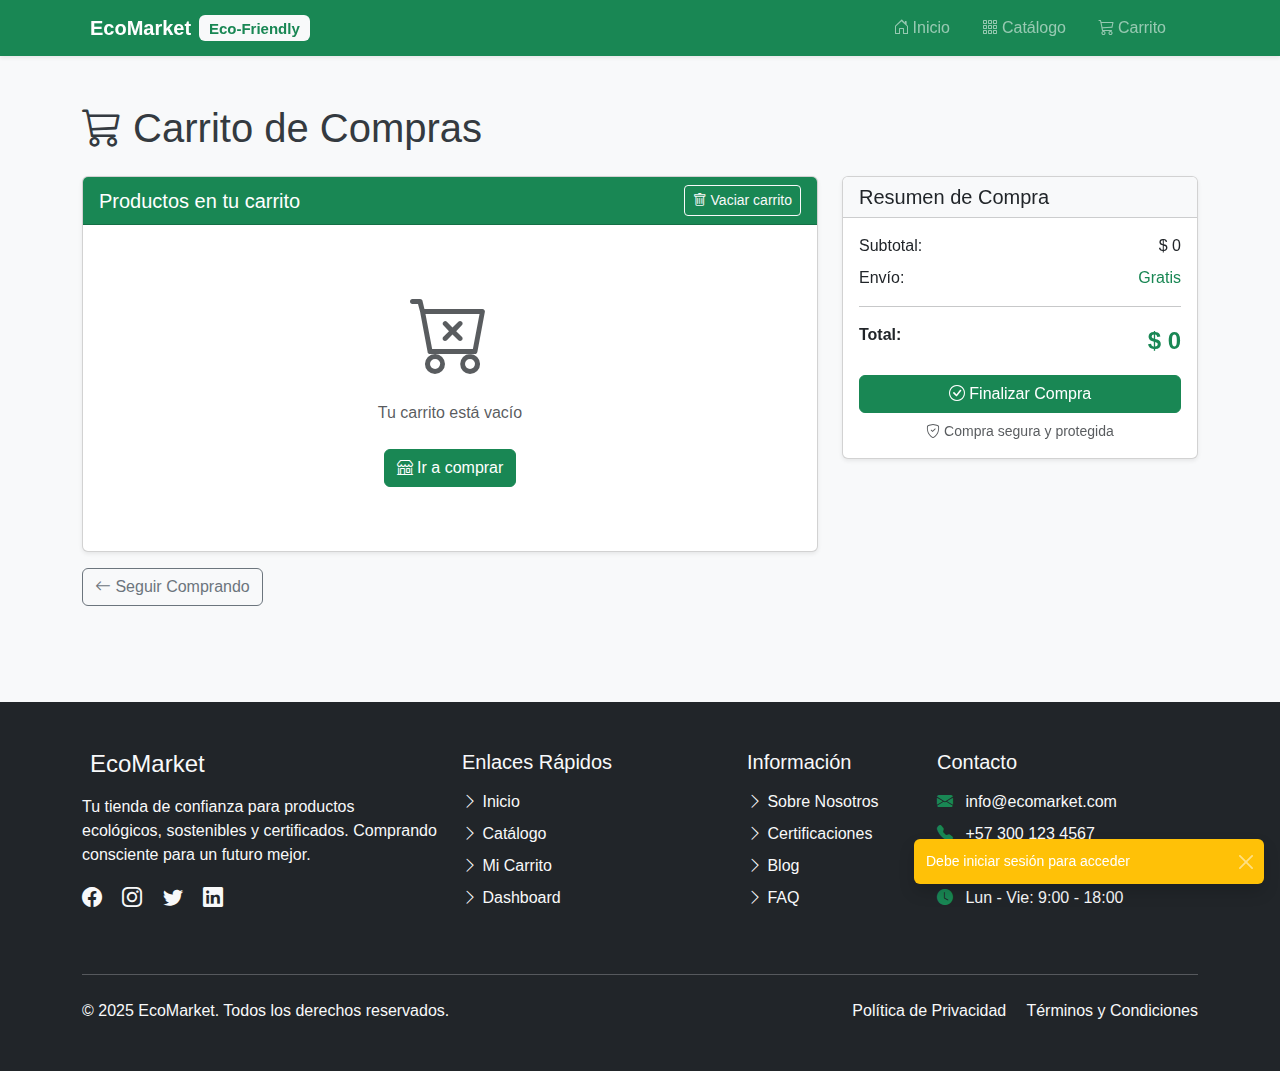
<file: views/cart.html>
<!DOCTYPE html>
<html lang="es">
<head>
    <meta charset="UTF-8">
    <meta name="viewport" content="width=device-width, initial-scale=1.0">
    <title>Carrito de Compras - EcoMarket</title>
    
    <!-- Bootstrap CSS -->
    <link href="https://cdn.jsdelivr.net/npm/bootstrap@5.3.0/dist/css/bootstrap.min.css" rel="stylesheet">
    <!-- Bootstrap Icons -->
    <link rel="stylesheet" href="https://cdn.jsdelivr.net/npm/bootstrap-icons@1.10.0/font/bootstrap-icons.css">
    <!-- Estilos personalizados -->
    <link rel="stylesheet" href="../css/styles.css">
    <link rel="stylesheet" href="../css/responsive.css">
</head>
<body>
    <!-- Header -->
    <div id="header"></div>

    <!-- Contenido Principal -->
    <main class="container py-5">
        <h1 class="mb-4">
            <i class="bi bi-cart3"></i> Carrito de Compras
        </h1>

        <div class="row">
            <div class="col-lg-8">
                <div class="card shadow-sm">
                    <div class="card-header bg-success text-white d-flex justify-content-between align-items-center">
                        <h5 class="mb-0">Productos en tu carrito</h5>
                        <button class="btn btn-sm btn-outline-light" onclick="CartManager.clearCart()">
                            <i class="bi bi-trash"></i> Vaciar carrito
                        </button>
                    </div>
                    <div class="card-body">
                        <div id="cartItems">
                            <!-- Items del carrito se cargan aquí -->
                            <div class="text-center py-5">
                                <div class="spinner-border text-success" role="status">
                                    <span class="visually-hidden">Cargando...</span>
                                </div>
                            </div>
                        </div>
                    </div>
                </div>

                <div class="mt-3">
                    <a href="catalogo.html" class="btn btn-outline-secondary">
                        <i class="bi bi-arrow-left"></i> Seguir Comprando
                    </a>
                </div>
            </div>

            <div class="col-lg-4">
                <div class="card shadow-sm sticky-top" style="top: 20px;">
                    <div class="card-header bg-light">
                        <h5 class="mb-0">Resumen de Compra</h5>
                    </div>
                    <div class="card-body">
                        <div class="d-flex justify-content-between mb-2">
                            <span>Subtotal:</span>
                            <span id="cartSubtotal">$0</span>
                        </div>
                        <div class="d-flex justify-content-between mb-2">
                            <span>Envío:</span>
                            <span class="text-success">Gratis</span>
                        </div>
                        <hr>
                        <div class="d-flex justify-content-between mb-3">
                            <strong>Total:</strong>
                            <strong class="text-success fs-4" id="cartTotal">$0</strong>
                        </div>
                        <button class="btn btn-success w-100 mb-2" id="checkoutBtn">
                            <i class="bi bi-check-circle"></i> Finalizar Compra
                        </button>
                        <p class="text-muted small text-center mb-0">
                            <i class="bi bi-shield-check"></i> Compra segura y protegida
                        </p>
                    </div>
                </div>
            </div>
        </div>
    </main>

    <!-- Footer -->
    <div id="footer"></div>

    <!-- Scripts -->
    <script src="https://cdn.jsdelivr.net/npm/bootstrap@5.3.0/dist/js/bootstrap.bundle.min.js"></script>
    <script src="../js/storage.js"></script>
    <script src="../js/utils.js"></script>
    <script src="../js/auth.js"></script>
    <script src="../js/cart.js"></script>
    <script src="../js/app.js"></script>
    <script>
        // Inicializar componentes y carrito
        document.addEventListener('DOMContentLoaded', function() {
            // Cargar header y footer
            if (typeof EcoMarketApp !== 'undefined') {
                EcoMarketApp.loadComponents();
                EcoMarketApp.checkAuthentication();
            }
            
            // Proteger la página (solo usuarios autenticados)
            AuthManager.protectRoute();
            
            // Inicializar carrito
            setTimeout(() => {
                CartManager.init();
                CartManager.renderCartItems();
            }, 100);
        });
    </script>
</body>
</html>
</file>
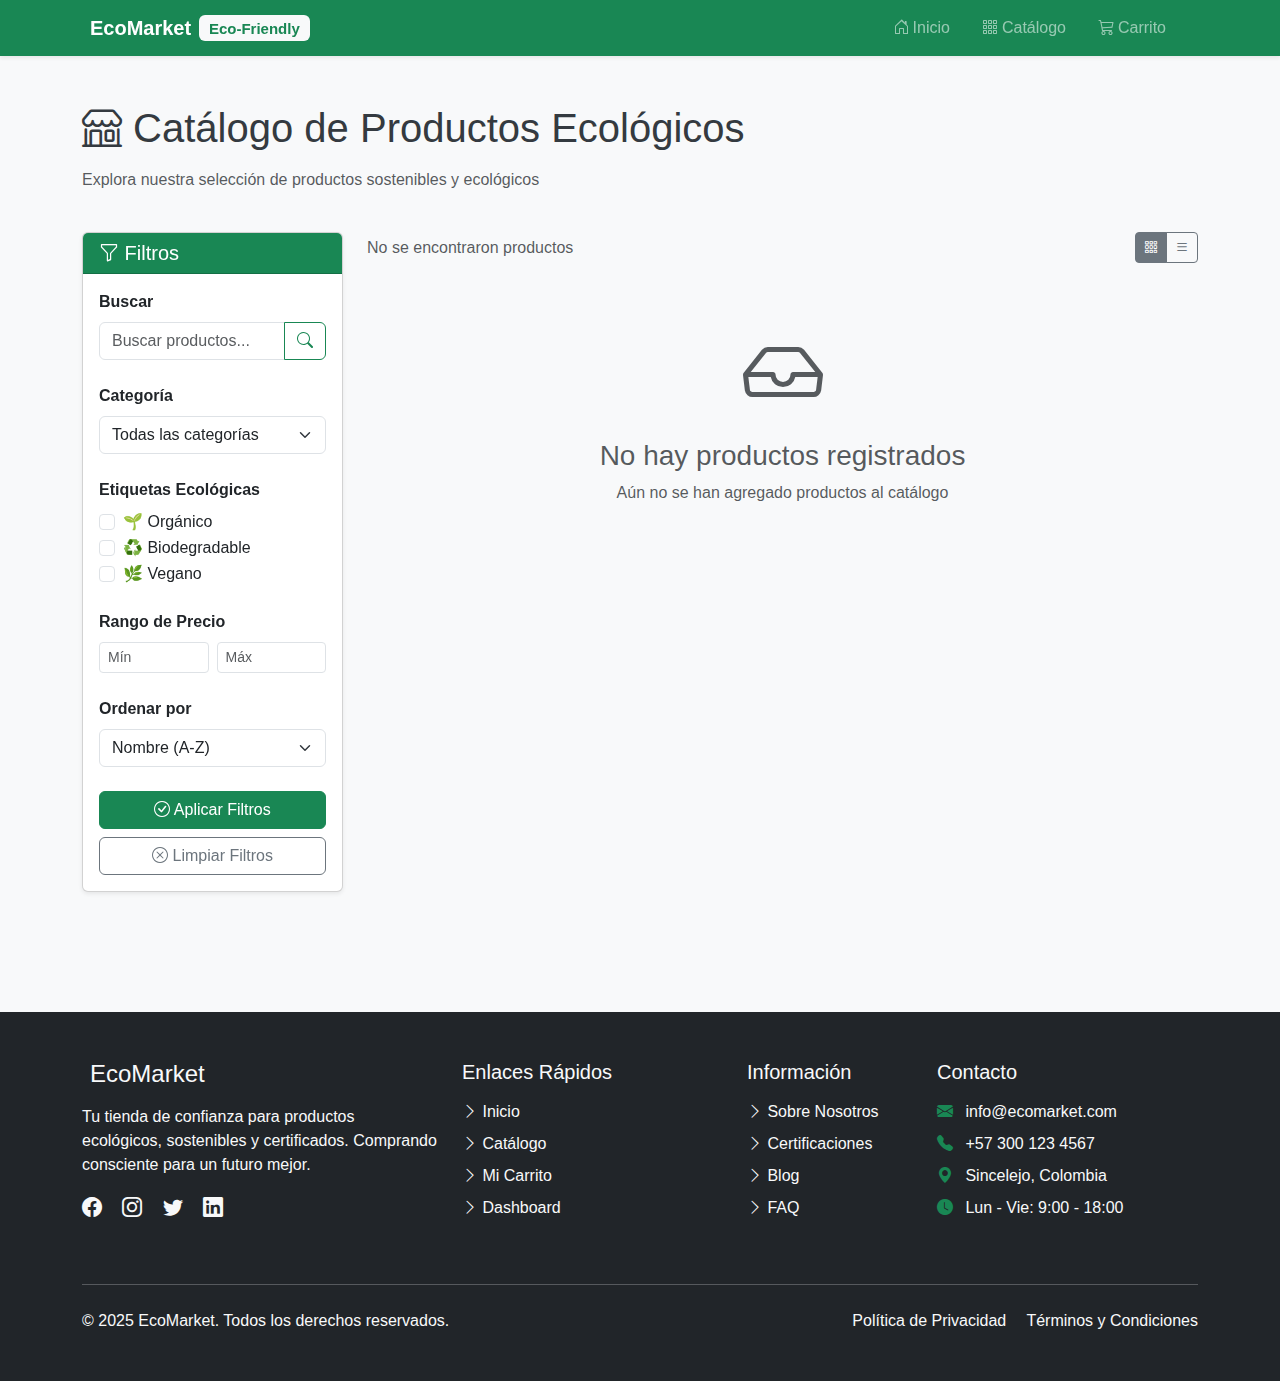
<file: views/catalogo.html>
<!DOCTYPE html>
<html lang="es">
<head>
    <meta charset="UTF-8">
    <meta name="viewport" content="width=device-width, initial-scale=1.0">
    <title>Catálogo de Productos - EcoMarket</title>
    
    <!-- Bootstrap CSS -->
    <link href="https://cdn.jsdelivr.net/npm/bootstrap@5.3.0/dist/css/bootstrap.min.css" rel="stylesheet">
    <!-- Bootstrap Icons -->
    <link rel="stylesheet" href="https://cdn.jsdelivr.net/npm/bootstrap-icons@1.10.0/font/bootstrap-icons.css">
    <!-- Estilos personalizados -->
    <link rel="stylesheet" href="../css/styles.css">
    <link rel="stylesheet" href="../css/responsive.css">
</head>
<body>
    <!-- Header -->
    <div id="header"></div>

    <!-- Contenido Principal -->
    <main class="container py-5">
        <div class="row mb-4">
            <div class="col-12">
                <h1 class="mb-3">
                    <i class="bi bi-shop"></i> Catálogo de Productos Ecológicos
                </h1>
                <p class="text-muted">Explora nuestra selección de productos sostenibles y ecológicos</p>
            </div>
        </div>

        <div class="row">
            <!-- Sidebar de Filtros -->
            <div class="col-lg-3 mb-4">
                <div class="card shadow-sm sticky-top" style="top: 20px;">
                    <div class="card-header bg-success text-white">
                        <h5 class="mb-0">
                            <i class="bi bi-funnel"></i> Filtros
                        </h5>
                    </div>
                    <div class="card-body">
                        <!-- Búsqueda -->
                        <div class="mb-4">
                            <label class="form-label fw-bold">Buscar</label>
                            <div class="input-group">
                                <input type="text" id="searchInput" class="form-control" placeholder="Buscar productos...">
                                <button class="btn btn-outline-success" type="button" id="searchBtn">
                                    <i class="bi bi-search"></i>
                                </button>
                            </div>
                        </div>

                        <!-- Categorías -->
                        <div class="mb-4">
                            <label class="form-label fw-bold">Categoría</label>
                            <select id="categoryFilter" class="form-select">
                                <option value="">Todas las categorías</option>
                            </select>
                        </div>

                        <!-- Etiquetas Ecológicas -->
                        <div class="mb-4">
                            <label class="form-label fw-bold">Etiquetas Ecológicas</label>
                            <div id="ecoLabelsFilter">
                                <div class="form-check">
                                    <input class="form-check-input" type="checkbox" value="orgánico" id="filter_organico">
                                    <label class="form-check-label" for="filter_organico">
                                        🌱 Orgánico
                                    </label>
                                </div>
                                <div class="form-check">
                                    <input class="form-check-input" type="checkbox" value="biodegradable" id="filter_biodegradable">
                                    <label class="form-check-label" for="filter_biodegradable">
                                        ♻️ Biodegradable
                                    </label>
                                </div>
                                <div class="form-check">
                                    <input class="form-check-input" type="checkbox" value="vegano" id="filter_vegano">
                                    <label class="form-check-label" for="filter_vegano">
                                        🌿 Vegano
                                    </label>
                                </div>
                            </div>
                        </div>

                        <!-- Rango de Precios -->
                        <div class="mb-4">
                            <label class="form-label fw-bold">Rango de Precio</label>
                            <div class="row g-2">
                                <div class="col-6">
                                    <input type="number" id="minPrice" class="form-control form-control-sm" placeholder="Mín" min="0" step="0.01">
                                </div>
                                <div class="col-6">
                                    <input type="number" id="maxPrice" class="form-control form-control-sm" placeholder="Máx" min="0" step="0.01">
                                </div>
                            </div>
                        </div>

                        <!-- Ordenar Por -->
                        <div class="mb-4">
                            <label class="form-label fw-bold">Ordenar por</label>
                            <select id="sortBy" class="form-select">
                                <option value="name-asc">Nombre (A-Z)</option>
                                <option value="name-desc">Nombre (Z-A)</option>
                                <option value="price-asc">Precio (menor a mayor)</option>
                                <option value="price-desc">Precio (mayor a menor)</option>
                                <option value="date-desc">Más recientes</option>
                            </select>
                        </div>

                        <!-- Botones de Acción -->
                        <div class="d-grid gap-2">
                            <button class="btn btn-success" id="applyFilters">
                                <i class="bi bi-check-circle"></i> Aplicar Filtros
                            </button>
                            <button class="btn btn-outline-secondary" id="clearFilters">
                                <i class="bi bi-x-circle"></i> Limpiar Filtros
                            </button>
                        </div>
                    </div>
                </div>
            </div>

            <!-- Grid de Productos -->
            <div class="col-lg-9">
                <!-- Información de Resultados -->
                <div class="row mb-3">
                    <div class="col-12">
                        <div class="d-flex justify-content-between align-items-center">
                            <p id="resultsInfo" class="text-muted mb-0">Cargando productos...</p>
                            <div class="btn-group" role="group">
                                <button type="button" class="btn btn-outline-secondary btn-sm active" id="gridView">
                                    <i class="bi bi-grid-3x3-gap"></i>
                                </button>
                                <button type="button" class="btn btn-outline-secondary btn-sm" id="listView">
                                    <i class="bi bi-list"></i>
                                </button>
                            </div>
                        </div>
                    </div>
                </div>

                <!-- Productos -->
                <div id="productsContainer" class="row g-4">
                    <!-- Los productos se cargan aquí dinámicamente -->
                    <div class="col-12 text-center py-5">
                        <div class="spinner-border text-success" role="status">
                            <span class="visually-hidden">Cargando...</span>
                        </div>
                    </div>
                </div>

                <!-- Paginación -->
                <div class="row mt-4">
                    <div class="col-12">
                        <nav>
                            <ul class="pagination justify-content-center" id="pagination">
                                <!-- Paginación dinámica -->
                            </ul>
                        </nav>
                    </div>
                </div>
            </div>
        </div>
    </main>

    <!-- Footer -->
    <div id="footer"></div>

    <!-- Scripts -->
    <script src="https://cdn.jsdelivr.net/npm/bootstrap@5.3.0/dist/js/bootstrap.bundle.min.js"></script>
    <script src="../js/storage.js"></script>
    <script src="../js/utils.js"></script>
    <script src="../js/auth.js"></script>
    <script src="../js/categories.js"></script>
    <script src="../js/products.js"></script>
    <script src="../js/cart.js"></script>
    <script src="../js/app.js"></script>
    <script>
        // Gestor del Catálogo con Filtros
        const CatalogManager = {
            allProducts: [],
            filteredProducts: [],
            currentView: 'grid',
            currentPage: 1,
            productsPerPage: 12,

            init: function() {
                this.loadProducts();
                this.loadCategories();
                this.setupEventListeners();
                this.applyFilters();
            },

            loadProducts: function() {
                this.allProducts = StorageManager.readAll('products') || [];
            },

            loadCategories: function() {
                const categories = StorageManager.readAll('categories') || [];
                const categoryFilter = document.getElementById('categoryFilter');
                
                categories.forEach(cat => {
                    const option = document.createElement('option');
                    option.value = cat.id;
                    option.textContent = cat.name;
                    categoryFilter.appendChild(option);
                });
            },

            setupEventListeners: function() {
                document.getElementById('applyFilters').addEventListener('click', () => this.applyFilters());
                document.getElementById('clearFilters').addEventListener('click', () => this.clearFilters());
                document.getElementById('searchBtn').addEventListener('click', () => this.applyFilters());
                document.getElementById('searchInput').addEventListener('keyup', (e) => {
                    if (e.key === 'Enter') this.applyFilters();
                });
                document.getElementById('gridView').addEventListener('click', () => this.switchView('grid'));
                document.getElementById('listView').addEventListener('click', () => this.switchView('list'));
                
                // Aplicar filtros automáticamente al cambiar el ordenamiento
                document.getElementById('sortBy').addEventListener('change', () => this.applyFilters());
            },

            applyFilters: function() {
                this.loadProducts();
                let products = [...this.allProducts];

                // Filtro de búsqueda
                const searchTerm = document.getElementById('searchInput').value.trim().toLowerCase();
                if (searchTerm) {
                    products = products.filter(p => 
                        p.name.toLowerCase().includes(searchTerm) || 
                        p.description.toLowerCase().includes(searchTerm)
                    );
                }

                // Filtro de categoría
                const categoryId = document.getElementById('categoryFilter').value;
                if (categoryId) {
                    products = products.filter(p => p.categoryId === parseInt(categoryId));
                }

                // Filtro de etiquetas ecológicas
                const selectedLabels = Array.from(document.querySelectorAll('#ecoLabelsFilter input:checked'))
                    .map(cb => cb.value);
                if (selectedLabels.length > 0) {
                    products = products.filter(p => 
                        selectedLabels.some(label => p.ecoLabels.includes(label))
                    );
                }

                // Filtro de precio
                const minPrice = parseFloat(document.getElementById('minPrice').value) || 0;
                const maxPrice = parseFloat(document.getElementById('maxPrice').value) || Infinity;
                products = products.filter(p => p.price >= minPrice && p.price <= maxPrice);

                // Ordenamiento
                const sortBy = document.getElementById('sortBy').value;
                products = this.sortProducts(products, sortBy);

                this.filteredProducts = products;
                this.currentPage = 1;
                this.renderProducts();
                this.updateResultsInfo();
                this.renderPagination();
            },

            sortProducts: function(products, sortBy) {
                const sorted = [...products];
                
                switch(sortBy) {
                    case 'name-asc':
                        return sorted.sort((a, b) => a.name.localeCompare(b.name));
                    case 'name-desc':
                        return sorted.sort((a, b) => b.name.localeCompare(a.name));
                    case 'price-asc':
                        return sorted.sort((a, b) => a.price - b.price);
                    case 'price-desc':
                        return sorted.sort((a, b) => b.price - a.price);
                    case 'date-desc':
                        return sorted.sort((a, b) => new Date(b.registrationDate) - new Date(a.registrationDate));
                    default:
                        return sorted;
                }
            },

            clearFilters: function() {
                document.getElementById('searchInput').value = '';
                document.getElementById('categoryFilter').value = '';
                document.querySelectorAll('#ecoLabelsFilter input').forEach(cb => cb.checked = false);
                document.getElementById('minPrice').value = '';
                document.getElementById('maxPrice').value = '';
                document.getElementById('statusFilter').value = '';
                document.getElementById('sortBy').value = 'name-asc';
                this.applyFilters();
            },

            renderProducts: function() {
                const container = document.getElementById('productsContainer');
                const start = (this.currentPage - 1) * this.productsPerPage;
                const end = start + this.productsPerPage;
                const productsToShow = this.filteredProducts.slice(start, end);

                if (this.allProducts.length === 0) {
                    container.innerHTML = `
                        <div class="col-12 text-center py-5">
                            <i class="bi bi-inbox display-1 text-muted"></i>
                            <h3 class="text-muted mt-3">No hay productos registrados</h3>
                            <p class="text-muted">Aún no se han agregado productos al catálogo</p>
                        </div>
                    `;
                    return;
                }

                if (productsToShow.length === 0) {
                    container.innerHTML = `
                        <div class="col-12 text-center py-5">
                            <i class="bi bi-search display-1 text-muted"></i>
                            <p class="text-muted mt-3">No se encontraron productos con los filtros aplicados</p>
                            <button class="btn btn-success" onclick="CatalogManager.clearFilters()">
                                Limpiar Filtros
                            </button>
                        </div>
                    `;
                    return;
                }

                if (this.currentView === 'grid') {
                    container.innerHTML = productsToShow.map(p => this.createGridCard(p)).join('');
                } else {
                    container.innerHTML = productsToShow.map(p => this.createListCard(p)).join('');
                }
            },

            createGridCard: function(product) {
                const categories = StorageManager.readAll('categories');
                const category = categories.find(c => c.id === product.categoryId);
                const categoryName = category ? category.name : 'Sin categoría';

                return `
                    <div class="col-md-6 col-lg-4">
                        <div class="card product-card h-100 shadow-sm">
                            ${product.status === 'nuevo' ? '<span class="position-absolute top-0 end-0 badge bg-primary m-2">Nuevo</span>' : ''}
                            <img src="${product.image}" class="card-img-top" alt="${Utils.sanitizeHTML(product.name)}" 
                                 style="height: 200px; object-fit: cover;" loading="lazy">
                            <div class="card-body d-flex flex-column">
                                <h5 class="card-title">${Utils.sanitizeHTML(product.name)}</h5>
                                <p class="card-text text-muted small">${Utils.sanitizeHTML(categoryName)}</p>
                                <p class="card-text flex-grow-1">${Utils.sanitizeHTML(product.description.substring(0, 100))}...</p>
                                <div class="mb-2">
                                    ${Utils.generateEcoLabels(product.ecoLabels)}
                                </div>
                                <div class="d-flex justify-content-between align-items-center mb-2">
                                    <h4 class="text-success mb-0">${Utils.formatPrice(product.price)}</h4>
                                </div>
                                <a href="detalle.html?id=${product.id}" class="btn btn-success w-100">
                                    <i class="bi bi-eye"></i> Ver Detalle
                                </a>
                            </div>
                        </div>
                    </div>
                `;
            },

            createListCard: function(product) {
                const categories = StorageManager.readAll('categories');
                const category = categories.find(c => c.id === product.categoryId);
                const categoryName = category ? category.name : 'Sin categoría';

                return `
                    <div class="col-12">
                        <div class="card product-card shadow-sm mb-3">
                            <div class="row g-0">
                                <div class="col-md-3">
                                    <img src="${product.image}" class="img-fluid rounded-start h-100" 
                                         alt="${Utils.sanitizeHTML(product.name)}" style="object-fit: cover;">
                                </div>
                                <div class="col-md-9">
                                    <div class="card-body">
                                        <div>
                                            <h5 class="card-title">${Utils.sanitizeHTML(product.name)}</h5>
                                            <p class="card-text text-muted small">${Utils.sanitizeHTML(categoryName)}</p>
                                        </div>
                                        <p class="card-text">${Utils.sanitizeHTML(product.description)}</p>
                                        <div class="mb-2">
                                            ${Utils.generateEcoLabels(product.ecoLabels)}
                                        </div>
                                        <div class="d-flex justify-content-between align-items-center">
                                            <h4 class="text-success mb-0">${Utils.formatPrice(product.price)}</h4>
                                            <a href="detalle.html?id=${product.id}" class="btn btn-success">
                                                <i class="bi bi-eye"></i> Ver Detalle
                                            </a>
                                        </div>
                                    </div>
                                </div>
                            </div>
                        </div>
                    </div>
                `;
            },

            switchView: function(view) {
                this.currentView = view;
                
                document.getElementById('gridView').classList.toggle('active', view === 'grid');
                document.getElementById('listView').classList.toggle('active', view === 'list');
                
                this.renderProducts();
            },

            updateResultsInfo: function() {
                const total = this.filteredProducts.length;
                const start = (this.currentPage - 1) * this.productsPerPage + 1;
                const end = Math.min(start + this.productsPerPage - 1, total);
                
                const info = document.getElementById('resultsInfo');
                if (total === 0) {
                    info.textContent = 'No se encontraron productos';
                } else {
                    info.textContent = `Mostrando ${start}-${end} de ${total} productos`;
                }
            },

            renderPagination: function() {
                const totalPages = Math.ceil(this.filteredProducts.length / this.productsPerPage);
                const pagination = document.getElementById('pagination');
                
                if (totalPages <= 1) {
                    pagination.innerHTML = '';
                    return;
                }

                let html = `
                    <li class="page-item ${this.currentPage === 1 ? 'disabled' : ''}">
                        <a class="page-link" href="#" onclick="CatalogManager.goToPage(${this.currentPage - 1}); return false;">Anterior</a>
                    </li>
                `;

                for (let i = 1; i <= totalPages; i++) {
                    if (i === 1 || i === totalPages || (i >= this.currentPage - 1 && i <= this.currentPage + 1)) {
                        html += `
                            <li class="page-item ${i === this.currentPage ? 'active' : ''}">
                                <a class="page-link" href="#" onclick="CatalogManager.goToPage(${i}); return false;">${i}</a>
                            </li>
                        `;
                    } else if (i === this.currentPage - 2 || i === this.currentPage + 2) {
                        html += `<li class="page-item disabled"><span class="page-link">...</span></li>`;
                    }
                }

                html += `
                    <li class="page-item ${this.currentPage === totalPages ? 'disabled' : ''}">
                        <a class="page-link" href="#" onclick="CatalogManager.goToPage(${this.currentPage + 1}); return false;">Siguiente</a>
                    </li>
                `;

                pagination.innerHTML = html;
            },

            goToPage: function(page) {
                const totalPages = Math.ceil(this.filteredProducts.length / this.productsPerPage);
                if (page >= 1 && page <= totalPages) {
                    this.currentPage = page;
                    this.renderProducts();
                    this.updateResultsInfo();
                    this.renderPagination();
                    window.scrollTo({ top: 0, behavior: 'smooth' });
                }
            }
        };

        // Inicializar catálogo
        document.addEventListener('DOMContentLoaded', function() {
            // Cargar componentes
            if (typeof EcoMarketApp !== 'undefined') {
                EcoMarketApp.loadComponents();
                EcoMarketApp.checkAuthentication();
            }
            
            // Inicializar carrito
            setTimeout(() => {
                if (typeof CartManager !== 'undefined') {
                    CartManager.init();
                }
                CatalogManager.init();
            }, 100);
        });
    </script>
</body>
</html>
</file>
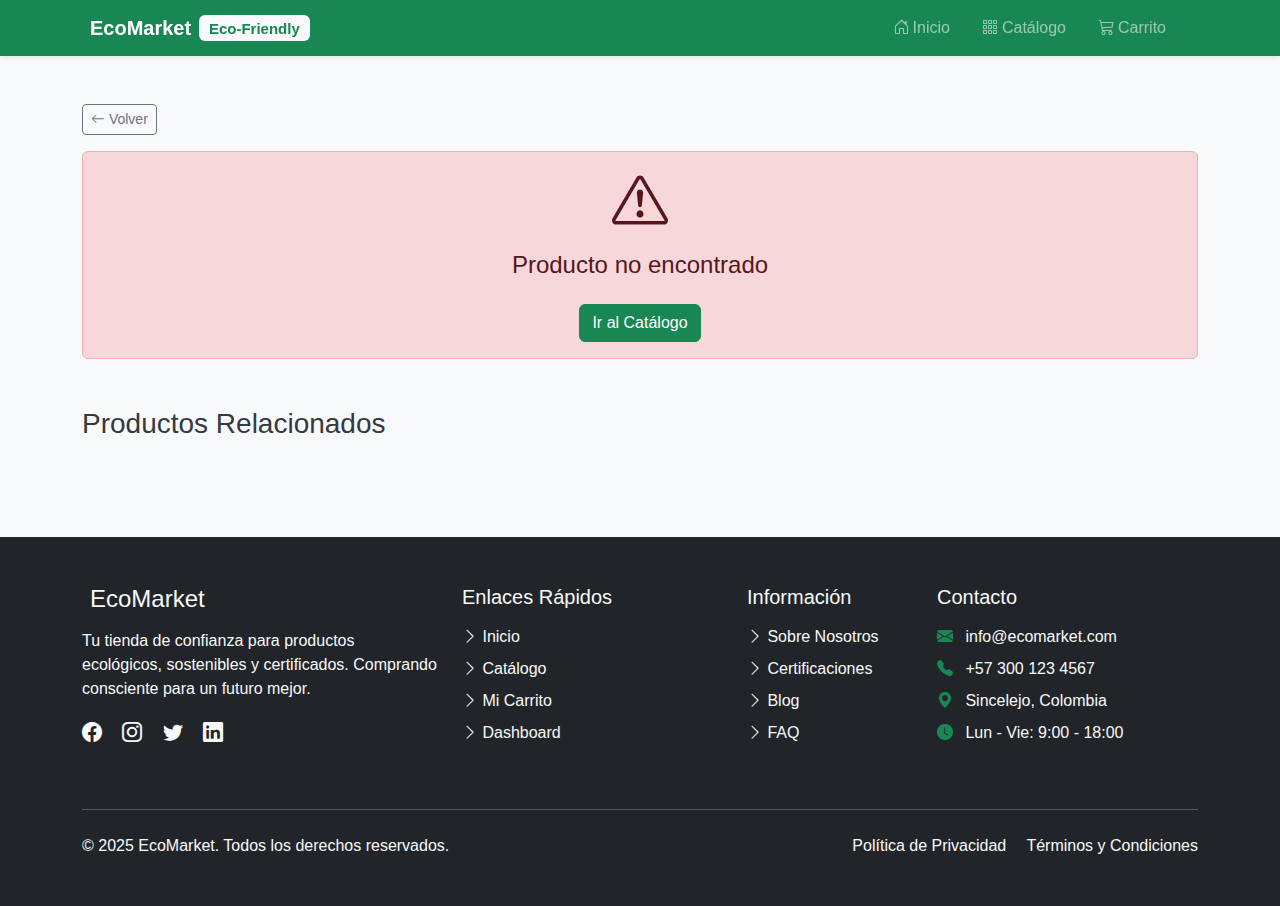
<file: views/detalle.html>
<!DOCTYPE html>
<html lang="es">
<head>
    <meta charset="UTF-8">
    <meta name="viewport" content="width=device-width, initial-scale=1.0">
    <title>Detalle del Producto - EcoMarket</title>
    
    <!-- Bootstrap CSS -->
    <link href="https://cdn.jsdelivr.net/npm/bootstrap@5.3.0/dist/css/bootstrap.min.css" rel="stylesheet">
    <!-- Bootstrap Icons -->
    <link rel="stylesheet" href="https://cdn.jsdelivr.net/npm/bootstrap-icons@1.10.0/font/bootstrap-icons.css">
    <!-- Estilos personalizados -->
    <link rel="stylesheet" href="../css/styles.css">
    <link rel="stylesheet" href="../css/responsive.css">
</head>
<body>
    <!-- Header -->
    <div id="header"></div>

    <!-- Contenido Principal -->
    <main class="container py-5">
        <div class="row mb-3">
            <div class="col-12">
                <a href="javascript:history.back()" class="btn btn-outline-secondary btn-sm">
                    <i class="bi bi-arrow-left"></i> Volver
                </a>
            </div>
        </div>

        <div id="productDetail">
            <!-- Contenido del producto se carga aquí -->
            <div class="text-center py-5">
                <div class="spinner-border text-success" role="status">
                    <span class="visually-hidden">Cargando...</span>
                </div>
            </div>
        </div>

        <!-- Productos Relacionados -->
        <div class="row mt-5">
            <div class="col-12">
                <h3 class="mb-4">Productos Relacionados</h3>
                <div id="relatedProducts" class="row g-4">
                    <!-- Productos relacionados se cargan aquí -->
                </div>
            </div>
        </div>
    </main>

    <!-- Footer -->
    <div id="footer"></div>

    <!-- Scripts -->
    <script src="https://cdn.jsdelivr.net/npm/bootstrap@5.3.0/dist/js/bootstrap.bundle.min.js"></script>
    <script src="../js/storage.js"></script>
    <script src="../js/utils.js"></script>
    <script src="../js/auth.js"></script>
    <script src="../js/categories.js"></script>
    <script src="../js/products.js"></script>
    <script src="../js/cart.js"></script>
    <script src="../js/app.js"></script>
    <script>
        const ProductDetailManager = {
            product: null,
            productId: null,

            init: function() {
                // Obtener ID del producto de la URL
                const urlParams = new URLSearchParams(window.location.search);
                this.productId = urlParams.get('id');

                if (!this.productId) {
                    this.showError('Producto no encontrado');
                    return;
                }

                this.loadProduct();
            },

            loadProduct: function() {
                this.product = StorageManager.readById('products', this.productId);

                if (!this.product) {
                    this.showError('Producto no encontrado');
                    return;
                }

                this.renderProduct();
                this.loadRelatedProducts();
            },

            renderProduct: function() {
                const categories = StorageManager.readAll('categories');
                const category = categories.find(c => c.id === this.product.categoryId);
                const categoryName = category ? category.name : 'Sin categoría';

                const container = document.getElementById('productDetail');
                container.innerHTML = `
                    <div class="row">
                        <!-- Imagen del Producto -->
                        <div class="col-md-6 mb-4">
                            <div class="card shadow-sm">
                                <img src="${this.product.image}" class="card-img-top" alt="${Utils.sanitizeHTML(this.product.name)}" 
                                     style="width: 100%; height: 500px; object-fit: cover;">
                            </div>
                        </div>

                        <!-- Información del Producto -->
                        <div class="col-md-6">
                            <div class="mb-3">
                                <h1 class="display-5 fw-bold">${Utils.sanitizeHTML(this.product.name)}</h1>
                                <p class="text-muted">
                                    <i class="bi bi-tag"></i> ${Utils.sanitizeHTML(categoryName)}
                                </p>
                            </div>

                            <!-- Precio -->
                            <div class="mb-4">
                                <h2 class="text-success mb-0">${Utils.formatPrice(this.product.price)}</h2>
                            </div>

                            <!-- Etiquetas Ecológicas -->
                            <div class="mb-4">
                                <h6 class="fw-bold mb-2">Certificaciones Ecológicas:</h6>
                                ${Utils.generateEcoLabels(this.product.ecoLabels)}
                            </div>

                            <!-- Descripción -->
                            <div class="mb-4">
                                <h6 class="fw-bold mb-2">Descripción:</h6>
                                <p class="text-justify">${Utils.sanitizeHTML(this.product.description)}</p>
                            </div>

                            <!-- Información Adicional -->
                            <div class="mb-4">
                                <h6 class="fw-bold mb-2">Información del Producto:</h6>
                                <ul class="list-unstyled">
                                    <li><i class="bi bi-calendar3 text-muted"></i> Fecha de registro: ${this.product.registrationDate}</li>
                                </ul>
                            </div>

                            <!-- Acciones -->
                            <div class="d-grid gap-3">
                                <button class="btn btn-success btn-lg" onclick="ProductDetailManager.addToCart()">
                                    <i class="bi bi-cart-plus"></i> Agregar al Carrito
                                </button>
                                <a href="catalogo.html" class="btn btn-outline-secondary">
                                    <i class="bi bi-arrow-left"></i> Volver al Catálogo
                                </a>
                            </div>
                        </div>
                    </div>
                `;
            },

            addToCart: function() {
                if (typeof CartManager !== 'undefined') {
                    CartManager.addToCart(this.productId);
                }
            },

            loadRelatedProducts: function() {
                const allProducts = StorageManager.readAll('products');
                
                // Productos de la misma categoría, excluyendo el actual
                const related = allProducts
                    .filter(p => p.categoryId === this.product.categoryId && p.id !== this.product.id)
                    .slice(0, 4);

                const container = document.getElementById('relatedProducts');
                
                if (related.length === 0) {
                    container.innerHTML = '<p class="text-muted">No hay productos relacionados disponibles</p>';
                    return;
                }

                container.innerHTML = related.map(p => this.createRelatedCard(p)).join('');
            },

            createRelatedCard: function(product) {
                return `
                    <div class="col-md-6 col-lg-3">
                        <div class="card h-100 shadow-sm">
                            <img src="${product.image}" class="card-img-top" alt="${Utils.sanitizeHTML(product.name)}" 
                                 style="height: 150px; object-fit: cover;">
                            <div class="card-body d-flex flex-column">
                                <h6 class="card-title">${Utils.sanitizeHTML(product.name)}</h6>
                                <p class="text-success fw-bold mb-2">${Utils.formatPrice(product.price)}</p>
                                <a href="detalle.html?id=${product.id}" class="btn btn-sm btn-outline-success mt-auto">
                                    Ver Detalle
                                </a>
                            </div>
                        </div>
                    </div>
                `;
            },

            showError: function(message) {
                const container = document.getElementById('productDetail');
                container.innerHTML = `
                    <div class="alert alert-danger text-center" role="alert">
                        <i class="bi bi-exclamation-triangle display-4"></i>
                        <h4 class="mt-3">${message}</h4>
                        <a href="catalogo.html" class="btn btn-success mt-3">Ir al Catálogo</a>
                    </div>
                `;
            }
        };

        // Inicializar
        document.addEventListener('DOMContentLoaded', function() {
            // Cargar componentes
            if (typeof EcoMarketApp !== 'undefined') {
                EcoMarketApp.loadComponents();
                EcoMarketApp.checkAuthentication();
            }
            
            // Inicializar carrito y detalle
            setTimeout(() => {
                if (typeof CartManager !== 'undefined') {
                    CartManager.init();
                }
                ProductDetailManager.init();
            }, 100);
        });
    </script>
</body>
</html>
</file>
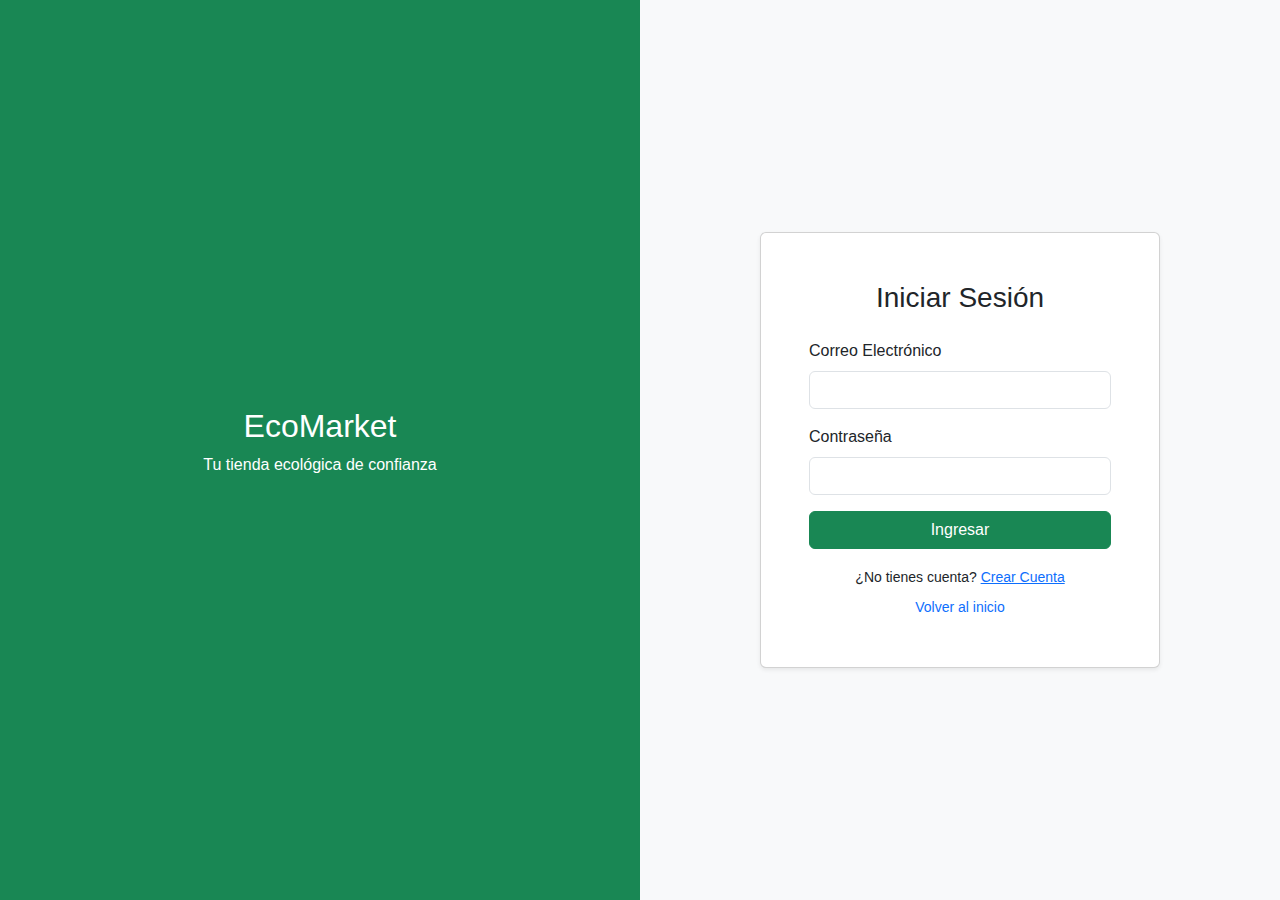
<file: views/login.html>
<!DOCTYPE html>
<html lang="es">
<head>
    <meta charset="UTF-8">
    <meta name="viewport" content="width=device-width, initial-scale=1.0">
    <title>Iniciar Sesión - EcoMarket</title>
    <link href="https://cdn.jsdelivr.net/npm/bootstrap@5.3.0/dist/css/bootstrap.min.css" rel="stylesheet">
    <link rel="stylesheet" href="../css/styles.css">
</head>
<body>
    <div class="container-fluid vh-100 bg-light">
        <div class="row h-100">
            <div class="col-md-6 d-none d-md-flex bg-success text-white justify-content-center align-items-center">
                <div class="text-center">
                    <i class="bi bi-leaf display-1"></i>
                    <h2>EcoMarket</h2>
                    <p>Tu tienda ecológica de confianza</p>
                </div>
            </div>
            <div class="col-md-6 d-flex justify-content-center align-items-center">
                <div class="card shadow-sm" style="width: 100%; max-width: 400px;">
                    <div class="card-body p-5">
                        <h3 class="card-title text-center mb-4">Iniciar Sesión</h3>
                        <form id="loginForm">
                            <div class="mb-3">
                                <label for="email" class="form-label">Correo Electrónico</label>
                                <input type="email" class="form-control" id="email" required>
                            </div>
                            <div class="mb-3">
                                <label for="password" class="form-label">Contraseña</label>
                                <input type="password" class="form-control" id="password" required>
                            </div>
                            <button type="submit" class="btn btn-success w-100 mb-3">Ingresar</button>
                            <div class="text-center">
                                <small>¿No tienes cuenta? <a href="register.html">Crear Cuenta</a></small>
                                <br>
                                <a href="index.html" class="text-decoration-none small mt-2 d-inline-block">Volver al inicio</a>
                            </div>
                        </form>
                    </div>
                </div>
            </div>
        </div>
    </div>

    <script src="https://cdn.jsdelivr.net/npm/bootstrap@5.3.0/dist/js/bootstrap.bundle.min.js"></script>
    <script src="../js/storage.js"></script>
    <script src="../js/utils.js"></script>
    <script src="../js/auth.js"></script>
</body>
</html>
</file>
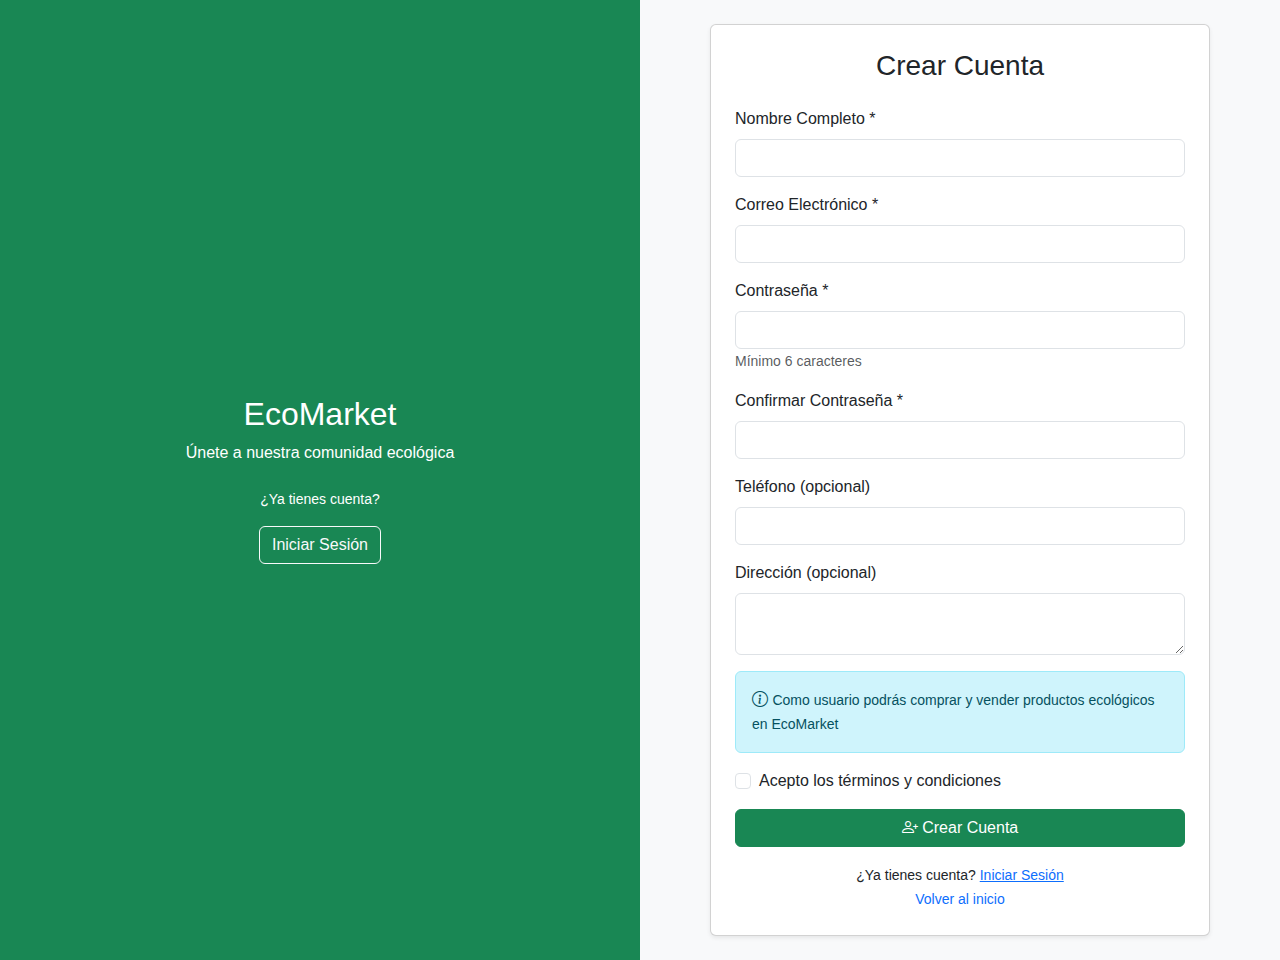
<file: views/register.html>
<!DOCTYPE html>
<html lang="es">
<head>
    <meta charset="UTF-8">
    <meta name="viewport" content="width=device-width, initial-scale=1.0">
    <title>Registro - EcoMarket</title>
    <link href="https://cdn.jsdelivr.net/npm/bootstrap@5.3.0/dist/css/bootstrap.min.css" rel="stylesheet">
    <link rel="stylesheet" href="https://cdn.jsdelivr.net/npm/bootstrap-icons@1.10.0/font/bootstrap-icons.css">
    <link rel="stylesheet" href="../css/styles.css">
</head>
<body>
    <div class="container-fluid vh-100 bg-light">
        <div class="row h-100">
            <div class="col-md-6 d-none d-md-flex bg-success text-white justify-content-center align-items-center">
                <div class="text-center">
                    <i class="bi bi-leaf display-1"></i>
                    <h2>EcoMarket</h2>
                    <p>Únete a nuestra comunidad ecológica</p>
                    <div class="mt-4">
                        <p class="small">¿Ya tienes cuenta?</p>
                        <a href="login.html" class="btn btn-outline-light">Iniciar Sesión</a>
                    </div>
                </div>
            </div>
            <div class="col-md-6 d-flex justify-content-center align-items-center py-4">
                <div class="card shadow-sm" style="width: 100%; max-width: 500px;">
                    <div class="card-body p-4">
                        <h3 class="card-title text-center mb-4">Crear Cuenta</h3>
                        <form id="registerForm">
                            <div class="mb-3">
                                <label for="fullName" class="form-label">Nombre Completo *</label>
                                <input type="text" class="form-control" id="fullName" required>
                            </div>
                            
                            <div class="mb-3">
                                <label for="email" class="form-label">Correo Electrónico *</label>
                                <input type="email" class="form-control" id="email" required>
                            </div>
                            
                            <div class="mb-3">
                                <label for="password" class="form-label">Contraseña *</label>
                                <input type="password" class="form-control" id="password" required minlength="6">
                                <small class="text-muted">Mínimo 6 caracteres</small>
                            </div>
                            
                            <div class="mb-3">
                                <label for="confirmPassword" class="form-label">Confirmar Contraseña *</label>
                                <input type="password" class="form-control" id="confirmPassword" required minlength="6">
                            </div>

                            <div class="mb-3">
                                <label for="phone" class="form-label">Teléfono (opcional)</label>
                                <input type="tel" class="form-control" id="phone">
                            </div>

                            <div class="mb-3">
                                <label for="address" class="form-label">Dirección (opcional)</label>
                                <textarea class="form-control" id="address" rows="2"></textarea>
                            </div>
                            
                            <div class="alert alert-info">
                                <i class="bi bi-info-circle"></i> 
                                <small>Como usuario podrás comprar y vender productos ecológicos en EcoMarket</small>
                            </div>

                            <div class="mb-3 form-check">
                                <input type="checkbox" class="form-check-input" id="acceptTerms" required>
                                <label class="form-check-label" for="acceptTerms">
                                    Acepto los términos y condiciones
                                </label>
                            </div>
                            
                            <button type="submit" class="btn btn-success w-100 mb-3">
                                <i class="bi bi-person-plus"></i> Crear Cuenta
                            </button>
                            
                            <div class="text-center">
                                <small>¿Ya tienes cuenta? <a href="login.html">Iniciar Sesión</a></small>
                                <br>
                                <a href="../index.html" class="text-decoration-none small">Volver al inicio</a>
                            </div>
                        </form>
                    </div>
                </div>
            </div>
        </div>
    </div>

    <script src="https://cdn.jsdelivr.net/npm/bootstrap@5.3.0/dist/js/bootstrap.bundle.min.js"></script>
    <script src="../js/storage.js"></script>
    <script src="../js/utils.js"></script>
    <script src="../js/users.js"></script>
    <script src="../js/auth.js"></script>
    <script>
        document.addEventListener('DOMContentLoaded', function() {
            const registerForm = document.getElementById('registerForm');
            
            registerForm.addEventListener('submit', function(event) {
                event.preventDefault();
                
                // Validar campos
                const fullName = document.getElementById('fullName').value.trim();
                const email = document.getElementById('email').value.trim();
                const password = document.getElementById('password').value;
                const confirmPassword = document.getElementById('confirmPassword').value;
                const phone = document.getElementById('phone').value.trim();
                const address = document.getElementById('address').value.trim();
                const acceptTerms = document.getElementById('acceptTerms').checked;
                
                // Validaciones
                if (!fullName || !email || !password || !confirmPassword) {
                    Utils.showToast('Por favor completa todos los campos requeridos', 'danger');
                    return;
                }
                
                if (!Utils.validateEmail(email)) {
                    Utils.showToast('Por favor ingresa un correo electrónico válido', 'danger');
                    return;
                }
                
                if (password.length < 6) {
                    Utils.showToast('La contraseña debe tener al menos 6 caracteres', 'danger');
                    return;
                }
                
                if (password !== confirmPassword) {
                    Utils.showToast('Las contraseñas no coinciden', 'danger');
                    return;
                }
                
                if (!acceptTerms) {
                    Utils.showToast('Debes aceptar los términos y condiciones', 'warning');
                    return;
                }
                
                // Verificar si el correo ya está registrado
                const users = StorageManager.readAll('users') || [];
                const existingUser = users.find(u => u.email.toLowerCase() === email.toLowerCase());
                
                if (existingUser) {
                    Utils.showToast('Este correo electrónico ya está registrado', 'danger');
                    return;
                }
                
                // Crear nuevo usuario
                const newUser = {
                    fullName: fullName,
                    email: email,
                    password: password, // En producción esto debería estar hasheado
                    phone: phone || '',
                    address: address || '',
                    role: 'Usuario',
                    status: 'activo',
                    registrationDate: new Date().toISOString().split('T')[0]
                };
                
                StorageManager.create('users', newUser);
                
                Utils.showToast('¡Cuenta creada exitosamente! Redirigiendo al login...', 'success');
                
                // Redirigir al login después de 2 segundos
                setTimeout(() => {
                    window.location.href = 'login.html';
                }, 2000);
            });
        });
    </script>
</body>
</html>
</file>
<file: css/styles.css>
:root {
    --primary-color: #28a745;
    --secondary-color: #20c997;
    --accent-color: #ffc107;
    --text-dark: #343a40;
    --text-light: #6c757d;
    --bg-light: #f8f9fa;
}

body {
    font-family: 'Segoe UI', Tahoma, Geneva, Verdana, sans-serif;
    color: var(--text-dark);
    background-color: var(--bg-light);
}

.hero-section {
    background: linear-gradient(135deg, var(--primary-color), var(--secondary-color));
}

.product-card {
    transition: transform 0.3s ease, box-shadow 0.3s ease;
    border: none;
    box-shadow: 0 2px 10px rgba(0,0,0,0.1);
    height: 100%;
}

.product-card:hover {
    transform: translateY(-5px);
    box-shadow: 0 5px 20px rgba(0,0,0,0.15);
}

.eco-badge {
    position: absolute;
    top: 10px;
    right: 10px;
    z-index: 1;
}

.cart-item {
    border-bottom: 1px solid #dee2e6;
    padding: 1rem 0;
}

.cart-item:last-child {
    border-bottom: none;
}

.placeholder-image {
    background: #e9ecef;
    border: 2px dashed #dee2e6;
    color: #6c757d;
}

.sidebar {
    min-height: calc(100vh - 56px);
    box-shadow: inset -1px 0 0 rgba(0, 0, 0, .1);
}

.sidebar .nav-link {
    color: #333;
    padding: 0.75rem 1rem;
}

.sidebar .nav-link.active {
    color: var(--primary-color);
    font-weight: 600;
}

.sidebar .nav-link:hover {
    color: var(--primary-color);
    background-color: rgba(40, 167, 69, 0.1);
}

/* Responsive */
@media (max-width: 768px) {
    .hero-section .display-4 {
        font-size: 2rem;
    }
    
    .product-card {
        margin-bottom: 1rem;
    }
    
    .sidebar {
        min-height: auto;
    }
}
</file>
<file: css/responsive.css>
/* Media Queries para diseño responsive */

/* Tablets */
@media (max-width: 992px) {
    .container {
        max-width: 100%;
        padding: 0 15px;
    }
    
    .hero-section .row {
        text-align: center;
    }
    
    .product-card .card-body {
        padding: 1rem;
    }
}

/* Mobile */
@media (max-width: 576px) {
    .display-4 {
        font-size: 1.75rem !important;
    }
    
    .lead {
        font-size: 1rem;
    }
    
    .btn-lg {
        padding: 0.5rem 1rem;
        font-size: 0.9rem;
    }
    
    .navbar-brand {
        font-size: 1.1rem;
    }
}

/* Pantallas grandes */
@media (min-width: 1200px) {
    .container {
        max-width: 1140px;
    }
}
</file>
